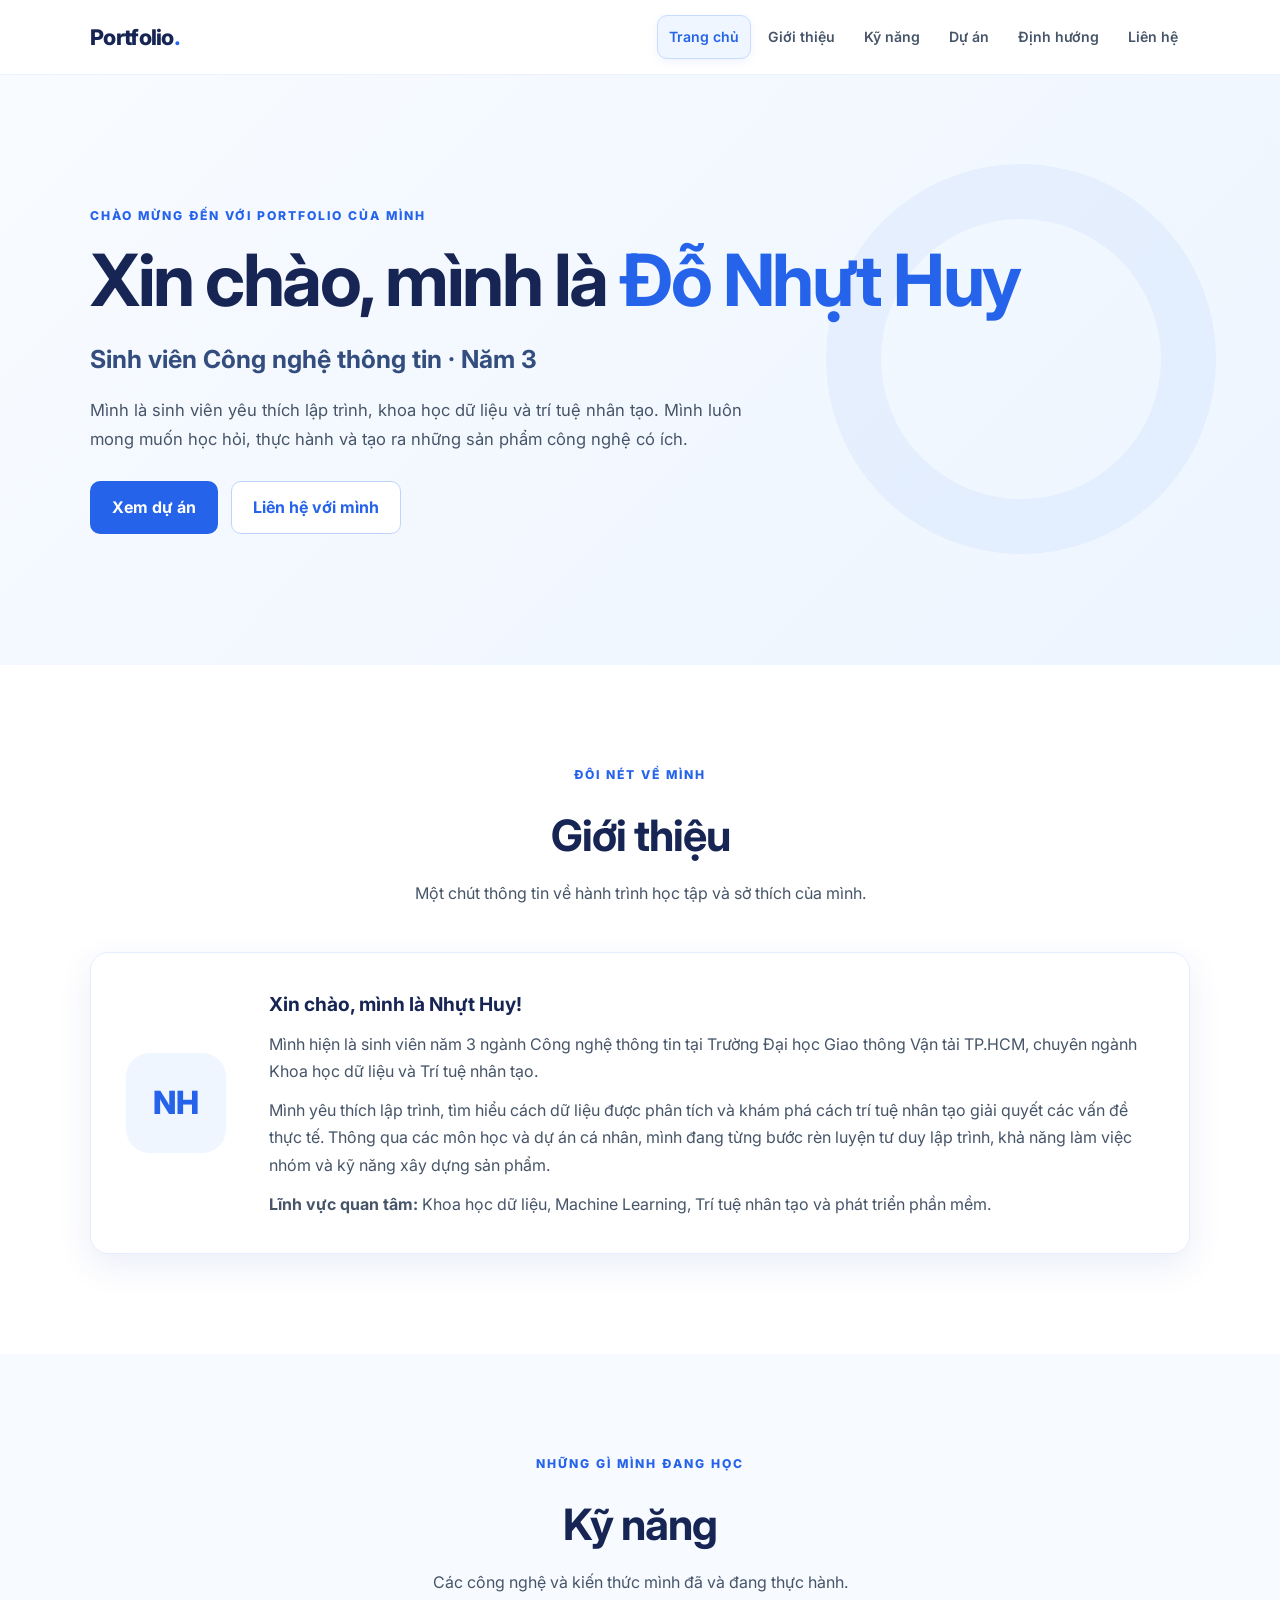
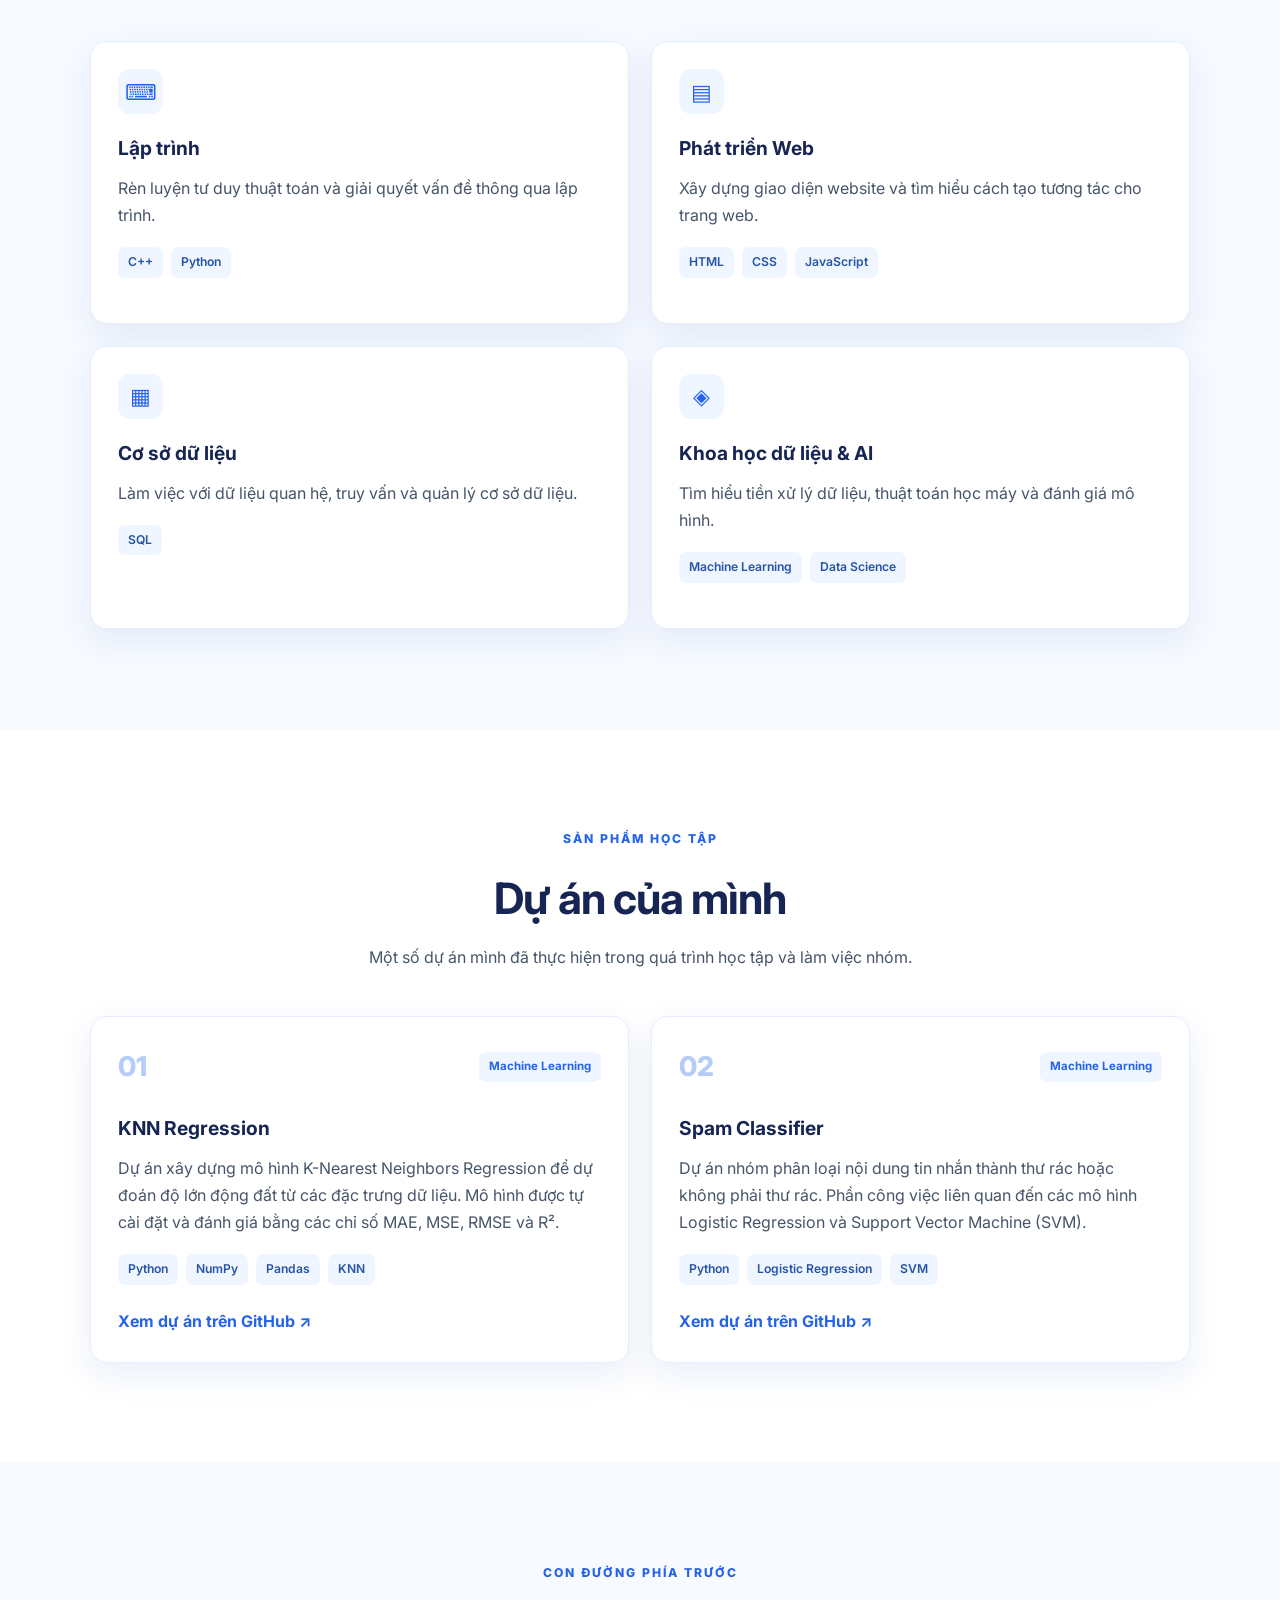
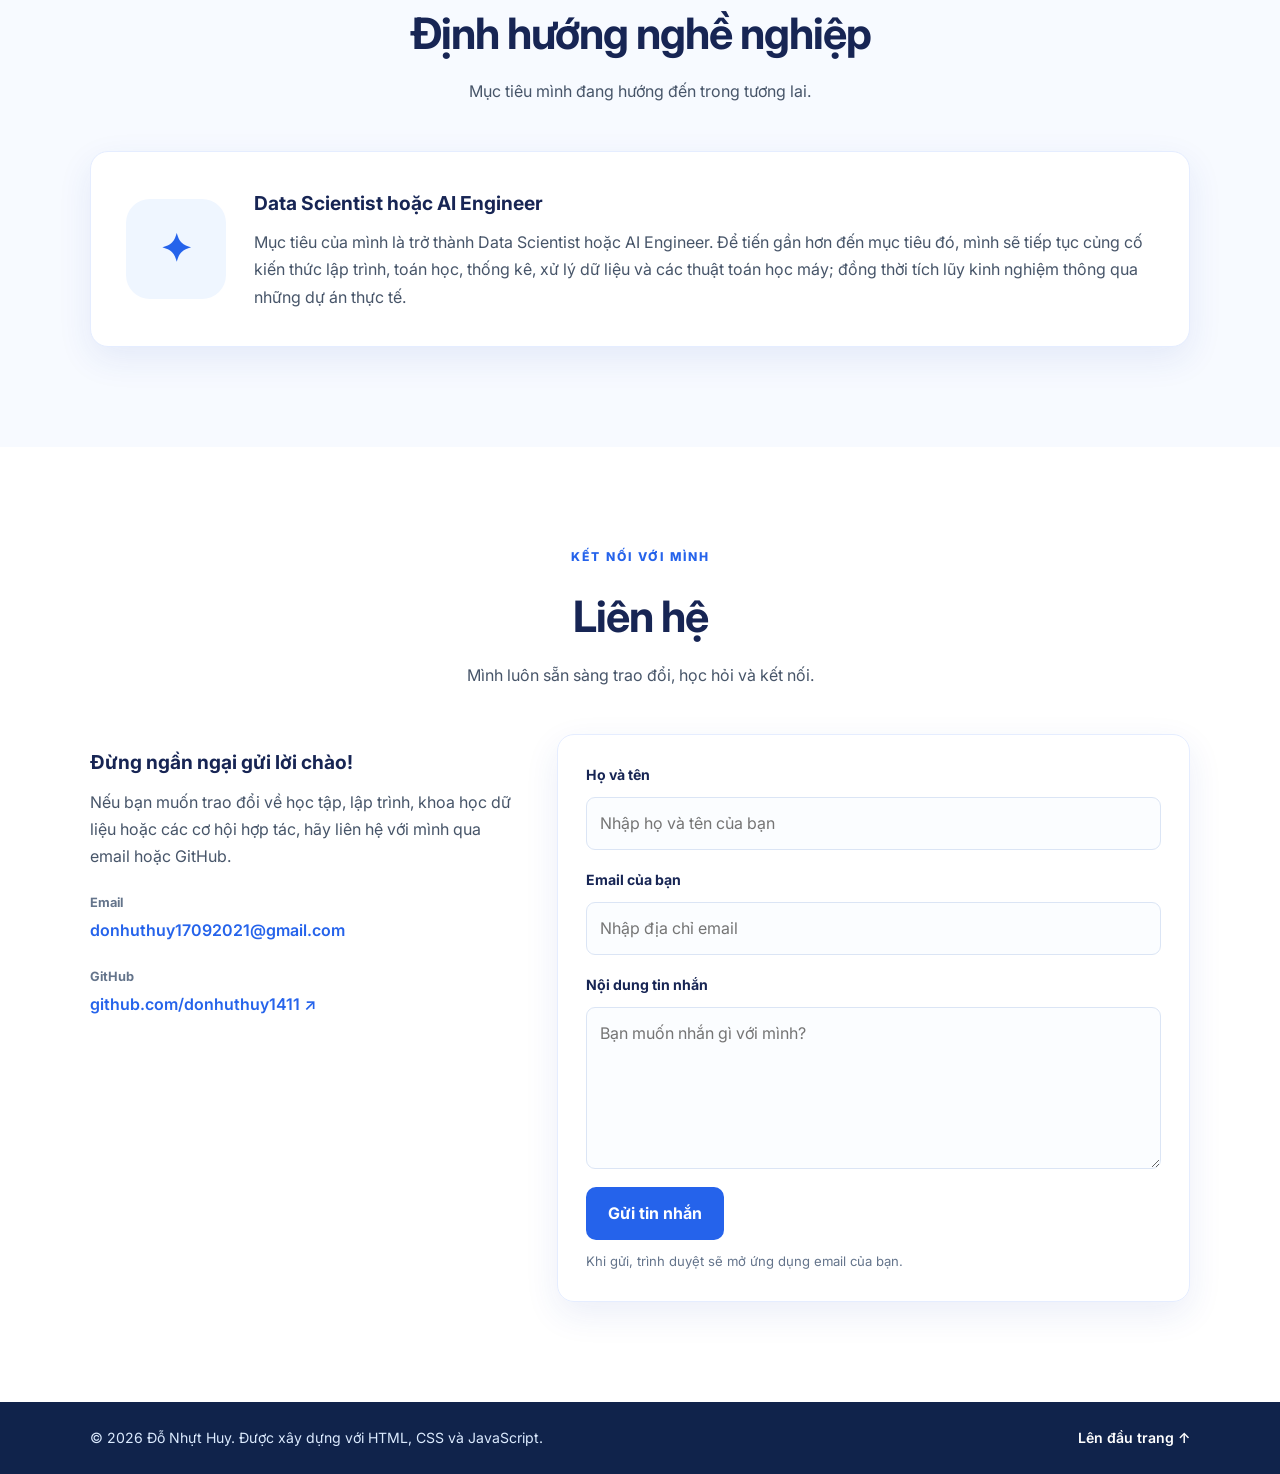
<file: index.html>
<!doctype html>
<html lang="vi">
  <head>
    <meta charset="UTF-8" />
    <meta name="viewport" content="width=device-width, initial-scale=1.0" />
    <meta
      name="description"
      content="Portfolio cá nhân của Đỗ Nhựt Huy - Sinh viên Công nghệ thông tin"
    />
    <title>Đỗ Nhựt Huy | Portfolio</title>
    <link rel="stylesheet" href="style.css" />
    <script src="script.js" defer></script>
  </head>
  <body>
    <header class="site-header">
      <nav class="navbar container" aria-label="Điều hướng chính">
        <a class="logo" href="#home">Portfolio<span>.</span></a>
        <button
          class="menu-toggle"
          id="menuToggle"
          aria-label="Mở menu"
          aria-expanded="false"
        >
          ☰
        </button>
        <div class="nav-links" id="navLinks">
          <a href="#home" class="active">Trang chủ</a>
          <a href="#about">Giới thiệu</a>
          <a href="#skills">Kỹ năng</a>
          <a href="#projects">Dự án</a>
          <a href="#goal">Định hướng</a>
          <a href="#contact">Liên hệ</a>
        </div>
      </nav>
    </header>

    <main>
      <section class="hero section" id="home">
        <div class="container hero-content">
          <p class="eyebrow">CHÀO MỪNG ĐẾN VỚI PORTFOLIO CỦA MÌNH</p>
          <h1>Xin chào, mình là <span>Đỗ Nhựt Huy</span></h1>
          <h2>Sinh viên Công nghệ thông tin · Năm 3</h2>
          <p class="hero-description">
            Mình là sinh viên yêu thích lập trình, khoa học dữ liệu và trí tuệ
            nhân tạo. Mình luôn mong muốn học hỏi, thực hành và tạo ra những sản
            phẩm công nghệ có ích.
          </p>
          <div class="hero-actions">
            <a class="btn btn-primary" href="#projects">Xem dự án</a>
            <a class="btn btn-outline" href="#contact">Liên hệ với mình</a>
          </div>
        </div>
        <div class="hero-decoration"></div>
      </section>

      <section class="section" id="about">
        <div class="container">
          <div class="section-heading reveal">
            <p class="eyebrow">ĐÔI NÉT VỀ MÌNH</p>
            <h2>Giới thiệu</h2>
            <p>
              Một chút thông tin về hành trình học tập và sở thích của mình.
            </p>
          </div>
          <div class="about-card reveal">
            <div class="about-mark">NH</div>
            <div>
              <h3>Xin chào, mình là Nhựt Huy!</h3>
              <p>
                Mình hiện là sinh viên năm 3 ngành Công nghệ thông tin tại
                Trường Đại học Giao thông Vận tải TP.HCM, chuyên ngành Khoa học
                dữ liệu và Trí tuệ nhân tạo.
              </p>
              <p>
                Mình yêu thích lập trình, tìm hiểu cách dữ liệu được phân tích
                và khám phá cách trí tuệ nhân tạo giải quyết các vấn đề thực tế.
                Thông qua các môn học và dự án cá nhân, mình đang từng bước rèn
                luyện tư duy lập trình, khả năng làm việc nhóm và kỹ năng xây
                dựng sản phẩm.
              </p>
              <p>
                <strong>Lĩnh vực quan tâm:</strong> Khoa học dữ liệu, Machine
                Learning, Trí tuệ nhân tạo và phát triển phần mềm.
              </p>
            </div>
          </div>
        </div>
      </section>

      <section class="section section-soft" id="skills">
        <div class="container">
          <div class="section-heading reveal">
            <p class="eyebrow">NHỮNG GÌ MÌNH ĐANG HỌC</p>
            <h2>Kỹ năng</h2>
            <p>Các công nghệ và kiến thức mình đã và đang thực hành.</p>
          </div>
          <div class="skill-grid">
            <article class="info-card reveal">
              <div class="card-icon">⌨</div>
              <h3>Lập trình</h3>
              <p>
                Rèn luyện tư duy thuật toán và giải quyết vấn đề thông qua lập
                trình.
              </p>
              <div class="tags"><span>C++</span><span>Python</span></div>
            </article>
            <article class="info-card reveal">
              <div class="card-icon">▤</div>
              <h3>Phát triển Web</h3>
              <p>
                Xây dựng giao diện website và tìm hiểu cách tạo tương tác cho
                trang web.
              </p>
              <div class="tags">
                <span>HTML</span><span>CSS</span><span>JavaScript</span>
              </div>
            </article>
            <article class="info-card reveal">
              <div class="card-icon">▦</div>
              <h3>Cơ sở dữ liệu</h3>
              <p>
                Làm việc với dữ liệu quan hệ, truy vấn và quản lý cơ sở dữ liệu.
              </p>
              <div class="tags"><span>SQL</span></div>
            </article>
            <article class="info-card reveal">
              <div class="card-icon">◈</div>
              <h3>Khoa học dữ liệu & AI</h3>
              <p>
                Tìm hiểu tiền xử lý dữ liệu, thuật toán học máy và đánh giá mô
                hình.
              </p>
              <div class="tags">
                <span>Machine Learning</span><span>Data Science</span>
              </div>
            </article>
          </div>
        </div>
      </section>

      <section class="section" id="projects">
        <div class="container">
          <div class="section-heading reveal">
            <p class="eyebrow">SẢN PHẨM HỌC TẬP</p>
            <h2>Dự án của mình</h2>
            <p>
              Một số dự án mình đã thực hiện trong quá trình học tập và làm việc
              nhóm.
            </p>
          </div>
          <div class="project-grid">
            <article class="project-card reveal">
              <div class="project-top">
                <span class="project-number">01</span
                ><span class="project-type">Machine Learning</span>
              </div>
              <h3>KNN Regression</h3>
              <p>
                Dự án xây dựng mô hình K-Nearest Neighbors Regression để dự đoán
                độ lớn động đất từ các đặc trưng dữ liệu. Mô hình được tự cài
                đặt và đánh giá bằng các chỉ số MAE, MSE, RMSE và R².
              </p>
              <div class="tags">
                <span>Python</span><span>NumPy</span><span>Pandas</span
                ><span>KNN</span>
              </div>
              <a
                class="text-link"
                href="https://github.com/donhuthuy1411/KNN-Regression"
                target="_blank"
                rel="noopener"
                >Xem dự án trên GitHub ↗</a
              >
            </article>
            <article class="project-card reveal">
              <div class="project-top">
                <span class="project-number">02</span
                ><span class="project-type">Machine Learning</span>
              </div>
              <h3>Spam Classifier</h3>
              <p>
                Dự án nhóm phân loại nội dung tin nhắn thành thư rác hoặc không
                phải thư rác. Phần công việc liên quan đến các mô hình Logistic
                Regression và Support Vector Machine (SVM).
              </p>
              <div class="tags">
                <span>Python</span><span>Logistic Regression</span
                ><span>SVM</span>
              </div>
              <a
                class="text-link"
                href="https://github.com/khaiq1306-lab/spam-classifier"
                target="_blank"
                rel="noopener"
                >Xem dự án trên GitHub ↗</a
              >
            </article>
          </div>
        </div>
      </section>

      <section class="section section-soft" id="goal">
        <div class="container">
          <div class="section-heading reveal">
            <p class="eyebrow">CON ĐƯỜNG PHÍA TRƯỚC</p>
            <h2>Định hướng nghề nghiệp</h2>
            <p>Mục tiêu mình đang hướng đến trong tương lai.</p>
          </div>
          <div class="goal-card reveal">
            <div class="goal-icon">✦</div>
            <div>
              <h3>Data Scientist hoặc AI Engineer</h3>
              <p>
                Mục tiêu của mình là trở thành Data Scientist hoặc AI Engineer.
                Để tiến gần hơn đến mục tiêu đó, mình sẽ tiếp tục củng cố kiến
                thức lập trình, toán học, thống kê, xử lý dữ liệu và các thuật
                toán học máy; đồng thời tích lũy kinh nghiệm thông qua những dự
                án thực tế.
              </p>
            </div>
          </div>
        </div>
      </section>

      <section class="section" id="contact">
        <div class="container">
          <div class="section-heading reveal">
            <p class="eyebrow">KẾT NỐI VỚI MÌNH</p>
            <h2>Liên hệ</h2>
            <p>Mình luôn sẵn sàng trao đổi, học hỏi và kết nối.</p>
          </div>
          <div class="contact-layout">
            <div class="contact-intro reveal">
              <h3>Đừng ngần ngại gửi lời chào!</h3>
              <p>
                Nếu bạn muốn trao đổi về học tập, lập trình, khoa học dữ liệu
                hoặc các cơ hội hợp tác, hãy liên hệ với mình qua email hoặc
                GitHub.
              </p>
              <div class="contact-item">
                <span>Email</span
                ><a href="mailto:donhuthuy17092021@gmail.com"
                  >donhuthuy17092021@gmail.com</a
                >
              </div>
              <div class="contact-item">
                <span>GitHub</span
                ><a
                  href="https://github.com/donhuthuy1411"
                  target="_blank"
                  rel="noopener"
                  >github.com/donhuthuy1411 ↗</a
                >
              </div>
            </div>
            <form class="contact-form reveal" id="contactForm">
              <label for="name">Họ và tên</label>
              <input
                id="name"
                name="name"
                type="text"
                placeholder="Nhập họ và tên của bạn"
                required
              />
              <label for="email">Email của bạn</label>
              <input
                id="email"
                name="email"
                type="email"
                placeholder="Nhập địa chỉ email"
                required
              />
              <label for="message">Nội dung tin nhắn</label>
              <textarea
                id="message"
                name="message"
                rows="5"
                placeholder="Bạn muốn nhắn gì với mình?"
                required
              ></textarea>
              <button class="btn btn-primary" type="submit">
                Gửi tin nhắn
              </button>
              <p class="form-note" id="formNote" aria-live="polite">
                Khi gửi, trình duyệt sẽ mở ứng dụng email của bạn.
              </p>
            </form>
          </div>
        </div>
      </section>
    </main>

    <footer class="footer">
      <div class="container footer-content">
        <p>
          © <span id="year"></span> Đỗ Nhựt Huy. Được xây dựng với HTML, CSS và
          JavaScript.
        </p>
        <a href="#home">Lên đầu trang ↑</a>
      </div>
    </footer>
    <button id="backToTop" class="back-to-top" aria-label="Lên đầu trang">
      ↑
    </button>
  </body>
</html>
</file>
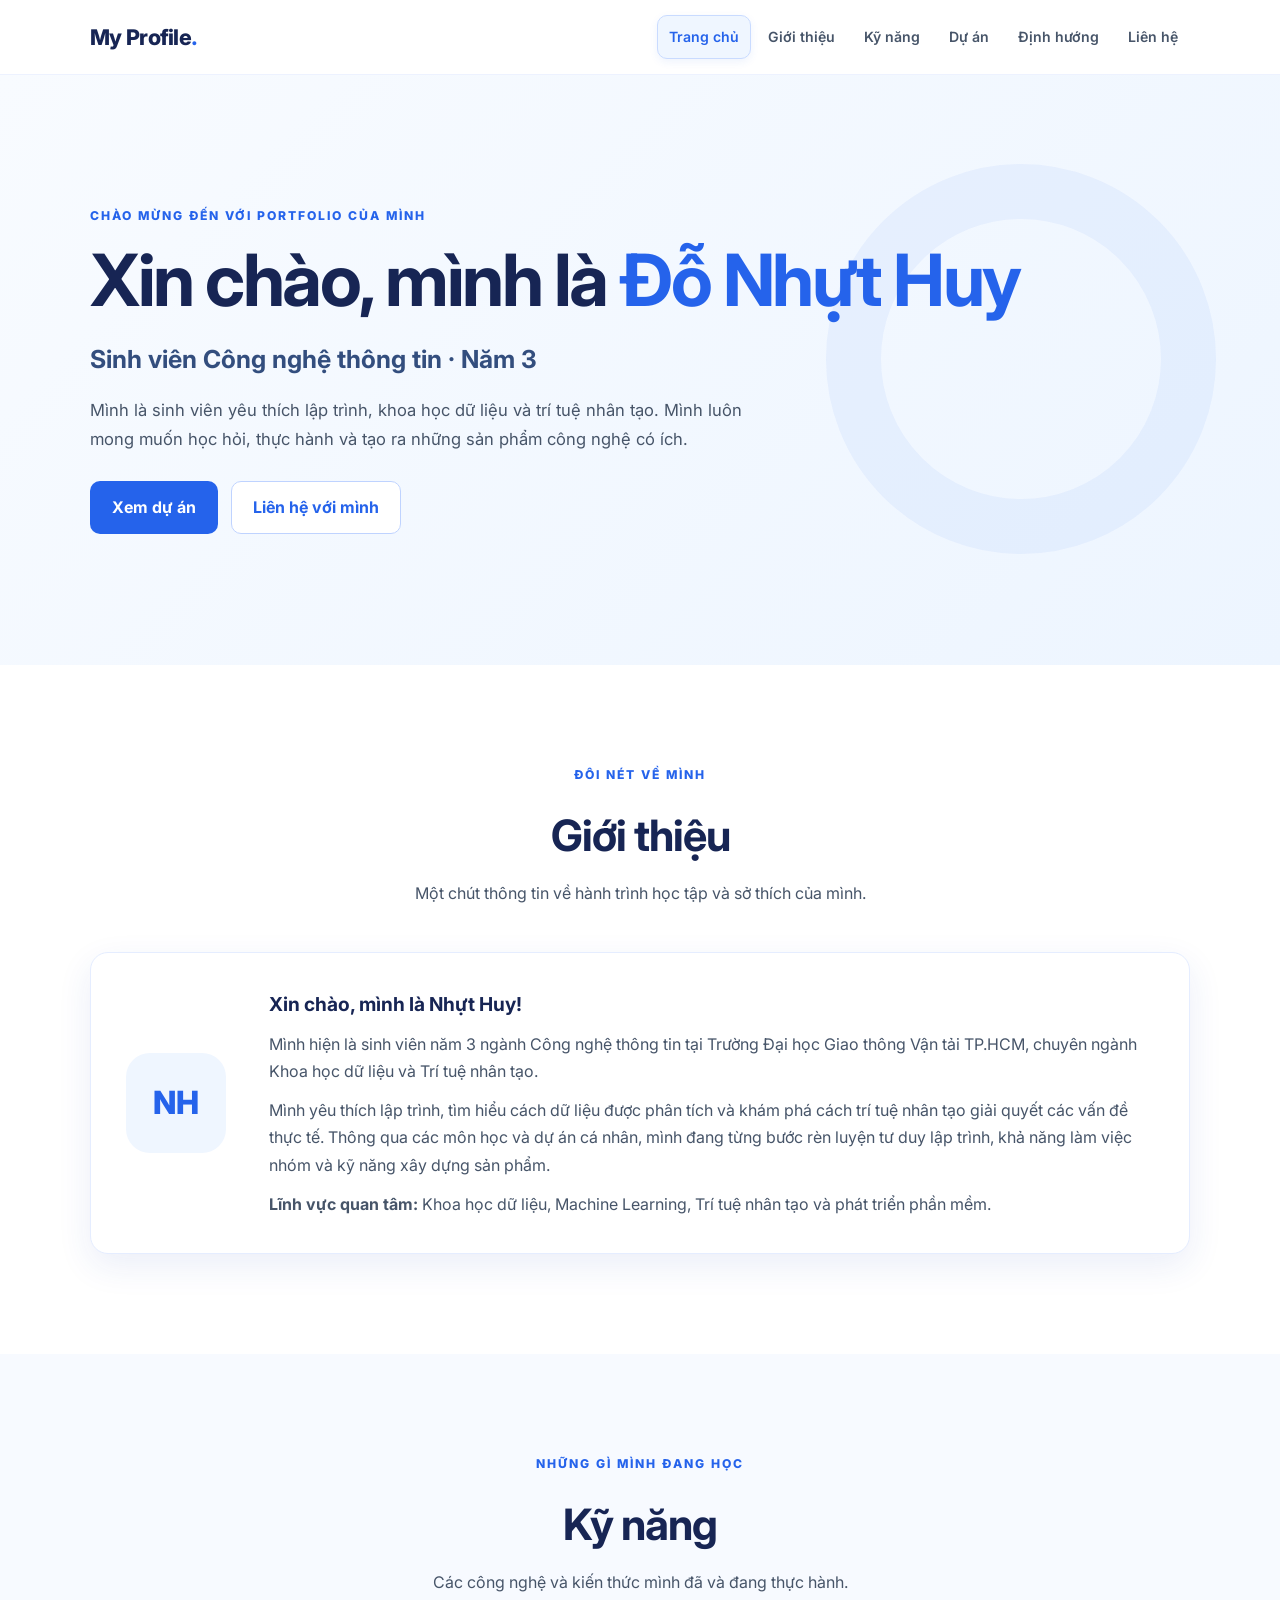
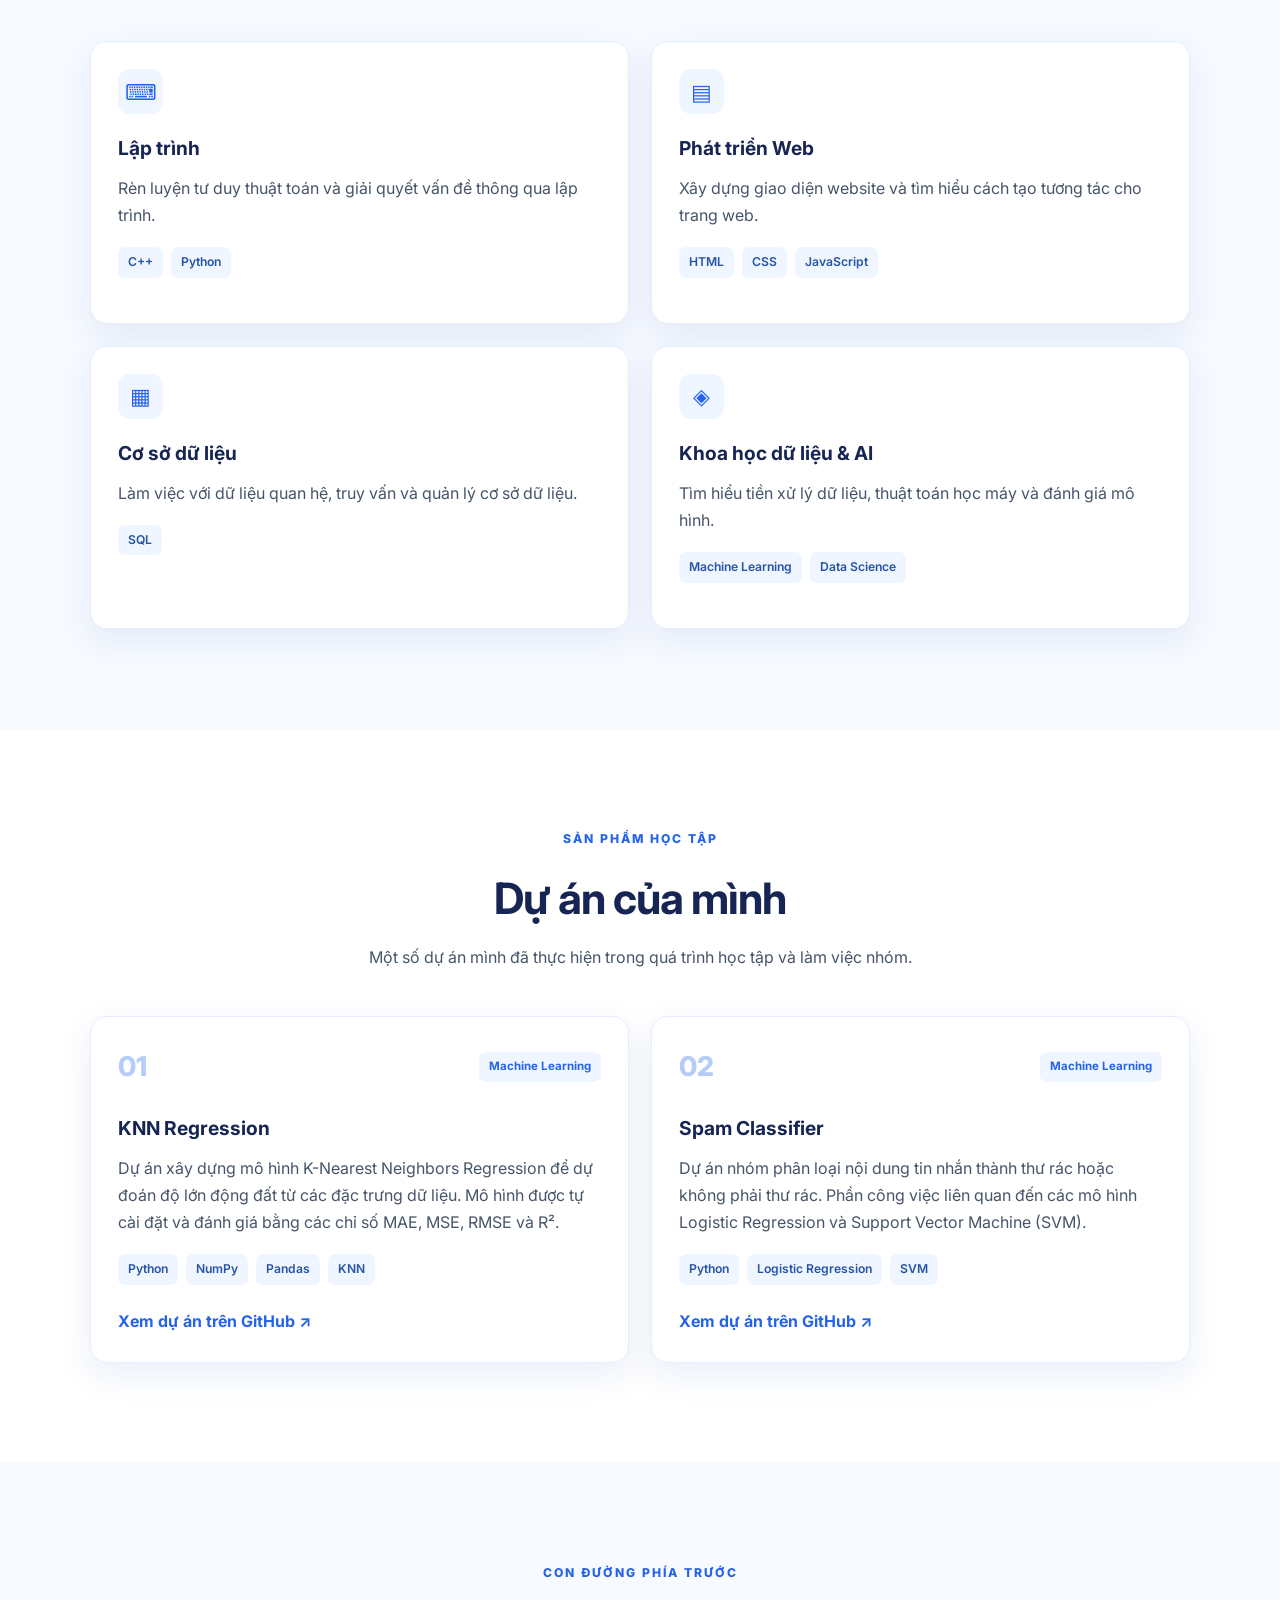
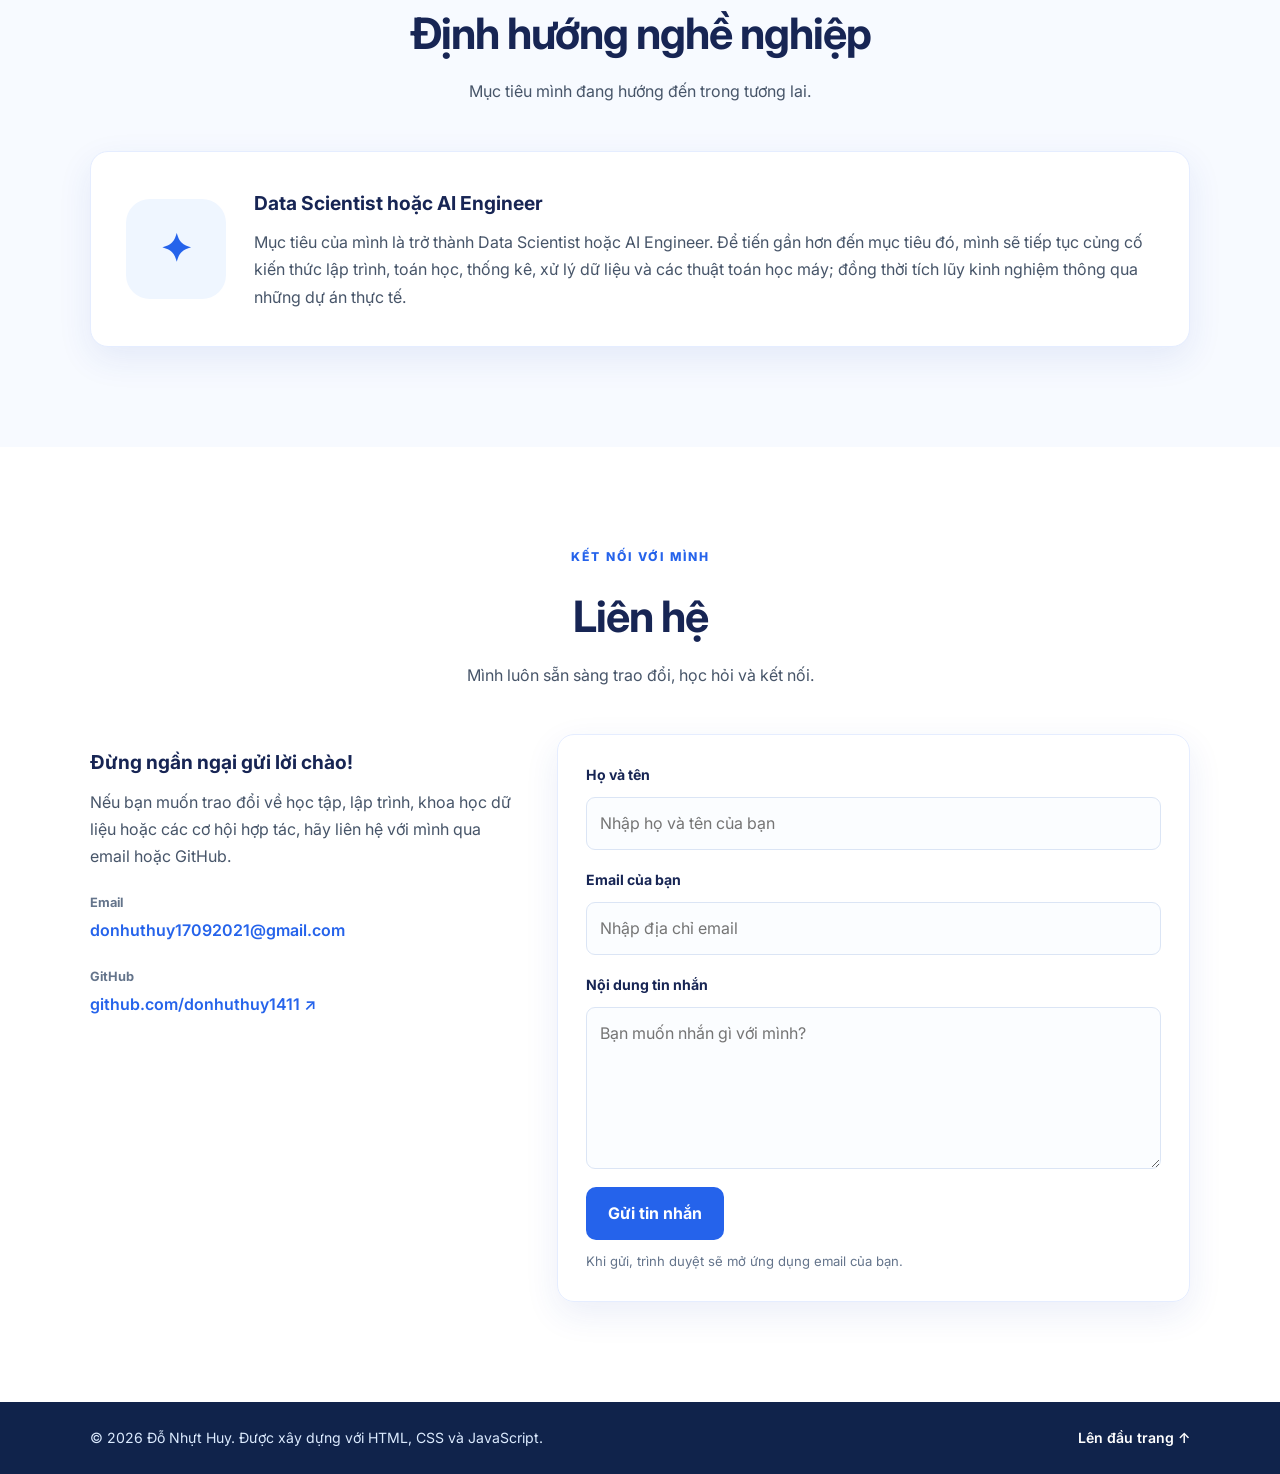
<file: donhuthuy.html>
<!doctype html>
<html lang="vi">
  <head>
    <meta charset="UTF-8" />
    <meta name="viewport" content="width=device-width, initial-scale=1.0" />
    <meta
      name="description"
      content="Portfolio cá nhân của Đỗ Nhựt Huy - Sinh viên Công nghệ thông tin"
    />
    <title>Đỗ Nhựt Huy | Portfolio</title>
    <link rel="stylesheet" href="donhuthuy.css" />
    <script src="donhuthuy.js" defer></script>
  </head>
  <body>
    <header class="site-header">
      <nav class="navbar container" aria-label="Điều hướng chính">
        <a class="logo" href="#home">My Profile<span>.</span></a>
        <button
          class="menu-toggle"
          id="menuToggle"
          aria-label="Mở menu"
          aria-expanded="false"
        >
          ☰
        </button>
        <div class="nav-links" id="navLinks">
          <a href="#home" class="active">Trang chủ</a>
          <a href="#about">Giới thiệu</a>
          <a href="#skills">Kỹ năng</a>
          <a href="#projects">Dự án</a>
          <a href="#goal">Định hướng</a>
          <a href="#contact">Liên hệ</a>
        </div>
      </nav>
    </header>

    <main>
      <section class="hero section" id="home">
        <div class="container hero-content">
          <p class="eyebrow">CHÀO MỪNG ĐẾN VỚI PORTFOLIO CỦA MÌNH</p>
          <h1>Xin chào, mình là <span>Đỗ Nhựt Huy</span></h1>
          <h2>Sinh viên Công nghệ thông tin · Năm 3</h2>
          <p class="hero-description">
            Mình là sinh viên yêu thích lập trình, khoa học dữ liệu và trí tuệ
            nhân tạo. Mình luôn mong muốn học hỏi, thực hành và tạo ra những sản
            phẩm công nghệ có ích.
          </p>
          <div class="hero-actions">
            <a class="btn btn-primary" href="#projects">Xem dự án</a>
            <a class="btn btn-outline" href="#contact">Liên hệ với mình</a>
          </div>
        </div>
        <div class="hero-decoration"></div>
      </section>

      <section class="section" id="about">
        <div class="container">
          <div class="section-heading reveal">
            <p class="eyebrow">ĐÔI NÉT VỀ MÌNH</p>
            <h2>Giới thiệu</h2>
            <p>
              Một chút thông tin về hành trình học tập và sở thích của mình.
            </p>
          </div>
          <div class="about-card reveal">
            <div class="about-mark">NH</div>
            <div>
              <h3>Xin chào, mình là Nhựt Huy!</h3>
              <p>
                Mình hiện là sinh viên năm 3 ngành Công nghệ thông tin tại
                Trường Đại học Giao thông Vận tải TP.HCM, chuyên ngành Khoa học
                dữ liệu và Trí tuệ nhân tạo.
              </p>
              <p>
                Mình yêu thích lập trình, tìm hiểu cách dữ liệu được phân tích
                và khám phá cách trí tuệ nhân tạo giải quyết các vấn đề thực tế.
                Thông qua các môn học và dự án cá nhân, mình đang từng bước rèn
                luyện tư duy lập trình, khả năng làm việc nhóm và kỹ năng xây
                dựng sản phẩm.
              </p>
              <p>
                <strong>Lĩnh vực quan tâm:</strong> Khoa học dữ liệu, Machine
                Learning, Trí tuệ nhân tạo và phát triển phần mềm.
              </p>
            </div>
          </div>
        </div>
      </section>

      <section class="section section-soft" id="skills">
        <div class="container">
          <div class="section-heading reveal">
            <p class="eyebrow">NHỮNG GÌ MÌNH ĐANG HỌC</p>
            <h2>Kỹ năng</h2>
            <p>Các công nghệ và kiến thức mình đã và đang thực hành.</p>
          </div>
          <div class="skill-grid">
            <article class="info-card reveal">
              <div class="card-icon">⌨</div>
              <h3>Lập trình</h3>
              <p>
                Rèn luyện tư duy thuật toán và giải quyết vấn đề thông qua lập
                trình.
              </p>
              <div class="tags"><span>C++</span><span>Python</span></div>
            </article>
            <article class="info-card reveal">
              <div class="card-icon">▤</div>
              <h3>Phát triển Web</h3>
              <p>
                Xây dựng giao diện website và tìm hiểu cách tạo tương tác cho
                trang web.
              </p>
              <div class="tags">
                <span>HTML</span><span>CSS</span><span>JavaScript</span>
              </div>
            </article>
            <article class="info-card reveal">
              <div class="card-icon">▦</div>
              <h3>Cơ sở dữ liệu</h3>
              <p>
                Làm việc với dữ liệu quan hệ, truy vấn và quản lý cơ sở dữ liệu.
              </p>
              <div class="tags"><span>SQL</span></div>
            </article>
            <article class="info-card reveal">
              <div class="card-icon">◈</div>
              <h3>Khoa học dữ liệu & AI</h3>
              <p>
                Tìm hiểu tiền xử lý dữ liệu, thuật toán học máy và đánh giá mô
                hình.
              </p>
              <div class="tags">
                <span>Machine Learning</span><span>Data Science</span>
              </div>
            </article>
          </div>
        </div>
      </section>

      <section class="section" id="projects">
        <div class="container">
          <div class="section-heading reveal">
            <p class="eyebrow">SẢN PHẨM HỌC TẬP</p>
            <h2>Dự án của mình</h2>
            <p>
              Một số dự án mình đã thực hiện trong quá trình học tập và làm việc
              nhóm.
            </p>
          </div>
          <div class="project-grid">
            <article class="project-card reveal">
              <div class="project-top">
                <span class="project-number">01</span
                ><span class="project-type">Machine Learning</span>
              </div>
              <h3>KNN Regression</h3>
              <p>
                Dự án xây dựng mô hình K-Nearest Neighbors Regression để dự đoán
                độ lớn động đất từ các đặc trưng dữ liệu. Mô hình được tự cài
                đặt và đánh giá bằng các chỉ số MAE, MSE, RMSE và R².
              </p>
              <div class="tags">
                <span>Python</span><span>NumPy</span><span>Pandas</span
                ><span>KNN</span>
              </div>
              <a
                class="text-link"
                href="https://github.com/donhuthuy1411/KNN-Regression"
                target="_blank"
                rel="noopener"
                >Xem dự án trên GitHub ↗</a
              >
            </article>
            <article class="project-card reveal">
              <div class="project-top">
                <span class="project-number">02</span
                ><span class="project-type">Machine Learning</span>
              </div>
              <h3>Spam Classifier</h3>
              <p>
                Dự án nhóm phân loại nội dung tin nhắn thành thư rác hoặc không
                phải thư rác. Phần công việc liên quan đến các mô hình Logistic
                Regression và Support Vector Machine (SVM).
              </p>
              <div class="tags">
                <span>Python</span><span>Logistic Regression</span
                ><span>SVM</span>
              </div>
              <a
                class="text-link"
                href="https://github.com/khaiq1306-lab/spam-classifier"
                target="_blank"
                rel="noopener"
                >Xem dự án trên GitHub ↗</a
              >
            </article>
          </div>
        </div>
      </section>

      <section class="section section-soft" id="goal">
        <div class="container">
          <div class="section-heading reveal">
            <p class="eyebrow">CON ĐƯỜNG PHÍA TRƯỚC</p>
            <h2>Định hướng nghề nghiệp</h2>
            <p>Mục tiêu mình đang hướng đến trong tương lai.</p>
          </div>
          <div class="goal-card reveal">
            <div class="goal-icon">✦</div>
            <div>
              <h3>Data Scientist hoặc AI Engineer</h3>
              <p>
                Mục tiêu của mình là trở thành Data Scientist hoặc AI Engineer.
                Để tiến gần hơn đến mục tiêu đó, mình sẽ tiếp tục củng cố kiến
                thức lập trình, toán học, thống kê, xử lý dữ liệu và các thuật
                toán học máy; đồng thời tích lũy kinh nghiệm thông qua những dự
                án thực tế.
              </p>
            </div>
          </div>
        </div>
      </section>

      <section class="section" id="contact">
        <div class="container">
          <div class="section-heading reveal">
            <p class="eyebrow">KẾT NỐI VỚI MÌNH</p>
            <h2>Liên hệ</h2>
            <p>Mình luôn sẵn sàng trao đổi, học hỏi và kết nối.</p>
          </div>
          <div class="contact-layout">
            <div class="contact-intro reveal">
              <h3>Đừng ngần ngại gửi lời chào!</h3>
              <p>
                Nếu bạn muốn trao đổi về học tập, lập trình, khoa học dữ liệu
                hoặc các cơ hội hợp tác, hãy liên hệ với mình qua email hoặc
                GitHub.
              </p>
              <div class="contact-item">
                <span>Email</span
                ><a href="mailto:donhuthuy17092021@gmail.com"
                  >donhuthuy17092021@gmail.com</a
                >
              </div>
              <div class="contact-item">
                <span>GitHub</span
                ><a
                  href="https://github.com/donhuthuy1411"
                  target="_blank"
                  rel="noopener"
                  >github.com/donhuthuy1411 ↗</a
                >
              </div>
            </div>
            <form class="contact-form reveal" id="contactForm">
              <label for="name">Họ và tên</label>
              <input
                id="name"
                name="name"
                type="text"
                placeholder="Nhập họ và tên của bạn"
                required
              />
              <label for="email">Email của bạn</label>
              <input
                id="email"
                name="email"
                type="email"
                placeholder="Nhập địa chỉ email"
                required
              />
              <label for="message">Nội dung tin nhắn</label>
              <textarea
                id="message"
                name="message"
                rows="5"
                placeholder="Bạn muốn nhắn gì với mình?"
                required
              ></textarea>
              <button class="btn btn-primary" type="submit">
                Gửi tin nhắn
              </button>
              <p class="form-note" id="formNote" aria-live="polite">
                Khi gửi, trình duyệt sẽ mở ứng dụng email của bạn.
              </p>
            </form>
          </div>
        </div>
      </section>
    </main>

    <footer class="footer">
      <div class="container footer-content">
        <p>
          © <span id="year"></span> Đỗ Nhựt Huy. Được xây dựng với HTML, CSS và
          JavaScript.
        </p>
        <a href="#home">Lên đầu trang ↑</a>
      </div>
    </footer>
    <button id="backToTop" class="back-to-top" aria-label="Lên đầu trang">
      ↑
    </button>
  </body>
</html>
</file>
<file: style.css>
@import url("https://fonts.googleapis.com/css2?family=Inter:wght@400;500;600;700;800&display=swap");

:root {
  --primary: #2563eb;
  --primary-dark: #1d4ed8;
  --ink: #172554;
  --text: #475569;
  --muted: #64748b;
  --light-blue: #eff6ff;
  --shadow: 0 12px 35px rgba(30, 64, 175, 0.09);
}
* {
  box-sizing: border-box;
  margin: 0;
  padding: 0;
}
html {
  scroll-behavior: smooth;
  scroll-padding-top: 90px;
}
body {
  font-family: Inter, Arial, sans-serif;
  color: var(--text);
  line-height: 1.7;
  background: #fff;
}
a {
  color: inherit;
  text-decoration: none;
}
button,
input,
textarea {
  font: inherit;
}
.container {
  width: min(1100px, calc(100% - 40px));
  margin: 0 auto;
}
.site-header {
  position: sticky;
  top: 0;
  z-index: 100;
  background: rgba(255, 255, 255, 0.94);
  backdrop-filter: blur(12px);
  border-bottom: 1px solid #edf2ff;
}
.navbar {
  min-height: 74px;
  display: flex;
  align-items: center;
  justify-content: space-between;
  gap: 24px;
}
.logo {
  color: var(--ink);
  font-size: 1.35rem;
  font-weight: 800;
  letter-spacing: -0.7px;
}
.logo span,
.hero h1 span {
  color: var(--primary);
}
.nav-links {
  display: flex;
  align-items: center;
  gap: 5px;
}
.nav-links a {
  color: #475569;
  font-size: 0.88rem;
  font-weight: 600;
  padding: 9px 11px;
  border: 1px solid transparent;
  border-radius: 10px;
  transition: 0.25s ease;
}
.nav-links a:hover {
  color: var(--primary);
  background: #f8fbff;
}
.nav-links a.active {
  color: var(--primary);
  background: var(--light-blue);
  border-color: #c9dbff;
  box-shadow: 0 3px 8px rgba(37, 99, 235, 0.08);
}
.menu-toggle {
  display: none;
  border: 0;
  background: var(--light-blue);
  color: var(--primary);
  border-radius: 9px;
  padding: 8px 12px;
  font-size: 1.3rem;
  cursor: pointer;
}
.section {
  padding: 100px 0;
}
.section-soft {
  background: #f7faff;
}
.hero {
  min-height: 590px;
  display: flex;
  align-items: center;
  position: relative;
  overflow: hidden;
  background: linear-gradient(135deg, #f8fbff 0%, #edf5ff 100%);
}
.hero-content {
  position: relative;
  z-index: 1;
}
.eyebrow {
  color: var(--primary);
  font-size: 0.76rem;
  font-weight: 800;
  letter-spacing: 2px;
  margin-bottom: 13px;
}
.hero h1 {
  color: var(--ink);
  font-size: clamp(2.5rem, 6.5vw, 4.5rem);
  line-height: 1.15;
  letter-spacing: -2.5px;
}
.hero h2 {
  color: #334e7e;
  font-size: clamp(1.15rem, 3vw, 1.55rem);
  margin: 16px 0;
}
.hero-description {
  max-width: 690px;
  font-size: 1.04rem;
}
.hero-actions {
  display: flex;
  flex-wrap: wrap;
  gap: 13px;
  margin-top: 28px;
}
.hero-decoration {
  position: absolute;
  width: 390px;
  height: 390px;
  right: 5%;
  top: 15%;
  border: 55px solid rgba(37, 99, 235, 0.06);
  border-radius: 50%;
}
.btn {
  display: inline-flex;
  justify-content: center;
  align-items: center;
  padding: 12px 21px;
  border-radius: 10px;
  font-weight: 700;
  border: 1px solid transparent;
  cursor: pointer;
  transition:
    transform 0.2s,
    box-shadow 0.2s,
    background 0.2s;
}
.btn:hover {
  transform: translateY(-3px);
  box-shadow: 0 9px 20px rgba(37, 99, 235, 0.17);
}
.btn:active {
  transform: scale(0.96);
}
.btn-primary {
  color: white;
  background: var(--primary);
}
.btn-primary:hover {
  background: var(--primary-dark);
}
.btn-outline {
  color: var(--primary);
  border-color: #bfd3ff;
  background: white;
}
.section-heading {
  text-align: center;
  max-width: 680px;
  margin: 0 auto 45px;
}
.section-heading h2 {
  color: var(--ink);
  font-size: clamp(2rem, 4vw, 2.7rem);
  letter-spacing: -1px;
  margin-bottom: 8px;
}
.about-card,
.goal-card {
  display: grid;
  grid-template-columns: 115px 1fr;
  gap: 28px;
  align-items: center;
  padding: 35px;
  border: 1px solid #e5edff;
  border-radius: 18px;
  background: white;
  box-shadow: var(--shadow);
}
.about-mark,
.goal-icon {
  width: 100px;
  height: 100px;
  display: grid;
  place-items: center;
  border-radius: 24px;
  color: var(--primary);
  background: var(--light-blue);
  font-size: 2rem;
  font-weight: 800;
}
h3 {
  color: var(--ink);
  font-size: 1.2rem;
  margin-bottom: 10px;
}
.about-card p + p {
  margin-top: 12px;
}
.skill-grid,
.project-grid {
  display: grid;
  grid-template-columns: repeat(2, minmax(0, 1fr));
  gap: 22px;
}
.info-card,
.project-card {
  background: white;
  border: 1px solid #e5edff;
  border-radius: 17px;
  padding: 27px;
  box-shadow: var(--shadow);
  transition:
    transform 0.25s,
    box-shadow 0.25s;
  position: relative;
  overflow: hidden;
}
.info-card:hover,
.project-card:hover {
  transform: translateY(-6px);
  box-shadow: 0 18px 40px rgba(30, 64, 175, 0.13);
}
.card-icon {
  width: 45px;
  height: 45px;
  display: grid;
  place-items: center;
  border-radius: 12px;
  background: var(--light-blue);
  color: var(--primary);
  font-size: 1.4rem;
  margin-bottom: 18px;
}
.tags {
  display: flex;
  flex-wrap: wrap;
  gap: 8px;
  margin: 18px 0;
}
.tags span {
  padding: 5px 10px;
  color: #2854a5;
  background: #eff6ff;
  border-radius: 7px;
  font-size: 0.76rem;
  font-weight: 600;
}
.project-top {
  display: flex;
  align-items: center;
  justify-content: space-between;
  margin-bottom: 22px;
}
.project-number {
  color: #b5ccf8;
  font-size: 1.7rem;
  font-weight: 800;
}
.project-type {
  color: var(--primary);
  background: var(--light-blue);
  padding: 5px 10px;
  border-radius: 7px;
  font-size: 0.72rem;
  font-weight: 700;
}
.text-link {
  color: var(--primary);
  font-weight: 700;
  display: inline-block;
  margin-top: 5px;
}
.text-link:hover {
  color: var(--primary-dark);
}
.goal-card {
  grid-template-columns: 100px 1fr;
}
.goal-icon {
  font-size: 2.4rem;
}
.contact-layout {
  display: grid;
  grid-template-columns: 0.8fr 1.2fr;
  gap: 45px;
  align-items: start;
}
.contact-intro {
  padding-top: 12px;
}
.contact-item {
  display: grid;
  gap: 3px;
  margin-top: 22px;
}
.contact-item span {
  color: var(--muted);
  font-size: 0.8rem;
  font-weight: 700;
}
.contact-item a {
  color: var(--primary);
  font-weight: 600;
  overflow-wrap: anywhere;
}
.contact-form {
  display: grid;
  gap: 10px;
  padding: 28px;
  border: 1px solid #e5edff;
  border-radius: 17px;
  box-shadow: var(--shadow);
}
.contact-form label {
  color: var(--ink);
  font-size: 0.88rem;
  font-weight: 700;
}
.contact-form input,
.contact-form textarea {
  width: 100%;
  border: 1px solid #dbe5f5;
  border-radius: 9px;
  padding: 12px 13px;
  outline: none;
  color: var(--ink);
  background: #fbfdff;
  margin-bottom: 8px;
}
.contact-form input:focus,
.contact-form textarea:focus {
  border-color: var(--primary);
  box-shadow: 0 0 0 3px rgba(37, 99, 235, 0.1);
}
.contact-form textarea {
  resize: vertical;
}
.contact-form .btn {
  justify-self: start;
}
.form-note {
  color: var(--muted);
  font-size: 0.82rem;
}
.footer {
  padding: 24px 0;
  background: #10234b;
  color: #dbeafe;
  font-size: 0.88rem;
}
.footer-content {
  display: flex;
  justify-content: space-between;
  gap: 15px;
}
.footer a {
  color: white;
  font-weight: 600;
}
.back-to-top {
  position: fixed;
  right: 22px;
  bottom: 22px;
  width: 44px;
  height: 44px;
  border: 0;
  border-radius: 12px;
  color: white;
  background: var(--primary);
  font-size: 1.3rem;
  cursor: pointer;
  opacity: 0;
  visibility: hidden;
  transform: translateY(12px);
  transition: 0.25s;
  z-index: 90;
  box-shadow: 0 8px 20px rgba(37, 99, 235, 0.25);
}
.back-to-top.show {
  opacity: 1;
  visibility: visible;
  transform: translateY(0);
  animation: floatButton 2s ease-in-out 0.35s infinite;
}
.reveal {
  opacity: 0;
  transform: translateY(25px);
  transition:
    opacity 0.65s ease,
    transform 0.65s ease;
}
.reveal.visible {
  opacity: 1;
  transform: translateY(0);
}
.project-card:nth-child(2) {
  transition-delay: 0.08s;
}
.hero .eyebrow,
.hero h1,
.hero h2,
.hero-description,
.hero-actions {
  animation: titleAppear 0.7s ease both;
}
.hero h1 {
  animation-delay: 0.1s;
}
.hero h2 {
  animation-delay: 0.2s;
}
.hero-description {
  animation-delay: 0.3s;
}
.hero-actions {
  animation-delay: 0.4s;
}
@keyframes titleAppear {
  from {
    opacity: 0;
    transform: translateY(20px);
  }
  to {
    opacity: 1;
    transform: translateY(0);
  }
}
@keyframes floatButton {
  0%,
  100% {
    translate: 0 0;
  }
  50% {
    translate: 0 -4px;
  }
}
@media (max-width: 820px) {
  .navbar {
    min-height: 66px;
  }
  .menu-toggle {
    display: block;
  }
  .nav-links {
    display: none;
    position: absolute;
    top: 66px;
    left: 0;
    right: 0;
    padding: 14px 20px 20px;
    background: white;
    border-bottom: 1px solid #edf2ff;
    box-shadow: 0 12px 20px rgba(15, 23, 42, 0.07);
    flex-direction: column;
    align-items: stretch;
  }
  .nav-links.open {
    display: flex;
  }
  .nav-links a {
    text-align: center;
  }
  .section {
    padding: 75px 0;
  }
  .hero {
    min-height: 560px;
  }
  .hero-decoration {
    right: -180px;
    top: 35%;
  }
  .skill-grid,
  .project-grid,
  .contact-layout {
    grid-template-columns: 1fr;
  }
  .about-card,
  .goal-card {
    grid-template-columns: 1fr;
    padding: 25px;
  }
  .about-mark,
  .goal-icon {
    width: 82px;
    height: 82px;
  }
  .contact-layout {
    gap: 25px;
  }
}
@media (max-width: 450px) {
  .container {
    width: min(100% - 28px, 1100px);
  }
  .hero h1 {
    letter-spacing: -1.7px;
  }
  .hero-actions .btn {
    width: 100%;
  }
  .footer-content {
    flex-direction: column;
    text-align: center;
  }
  .contact-form {
    padding: 20px;
  }
}
@media (prefers-reduced-motion: reduce) {
  *,
  *::before,
  *::after {
    scroll-behavior: auto !important;
    animation: none !important;
    transition: none !important;
  }
  .reveal {
    opacity: 1;
    transform: none;
  }
}
</file>
<file: donhuthuy.css>
@import url("https://fonts.googleapis.com/css2?family=Inter:wght@400;500;600;700;800&display=swap");

:root {
  --primary: #2563eb;
  --primary-dark: #1d4ed8;
  --ink: #172554;
  --text: #475569;
  --muted: #64748b;
  --light-blue: #eff6ff;
  --shadow: 0 12px 35px rgba(30, 64, 175, 0.09);
}
* {
  box-sizing: border-box;
  margin: 0;
  padding: 0;
}
html {
  scroll-behavior: smooth;
  scroll-padding-top: 90px;
}
body {
  font-family: Inter, Arial, sans-serif;
  color: var(--text);
  line-height: 1.7;
  background: #fff;
}
a {
  color: inherit;
  text-decoration: none;
}
button,
input,
textarea {
  font: inherit;
}
.container {
  width: min(1100px, calc(100% - 40px));
  margin: 0 auto;
}
.site-header {
  position: sticky;
  top: 0;
  z-index: 100;
  background: rgba(255, 255, 255, 0.94);
  backdrop-filter: blur(12px);
  border-bottom: 1px solid #edf2ff;
}
.navbar {
  min-height: 74px;
  display: flex;
  align-items: center;
  justify-content: space-between;
  gap: 24px;
}
.logo {
  color: var(--ink);
  font-size: 1.35rem;
  font-weight: 800;
  letter-spacing: -0.7px;
}
.logo span,
.hero h1 span {
  color: var(--primary);
}
.nav-links {
  display: flex;
  align-items: center;
  gap: 5px;
}
.nav-links a {
  color: #475569;
  font-size: 0.88rem;
  font-weight: 600;
  padding: 9px 11px;
  border: 1px solid transparent;
  border-radius: 10px;
  transition: 0.25s ease;
}
.nav-links a:hover {
  color: var(--primary);
  background: #f8fbff;
}
.nav-links a.active {
  color: var(--primary);
  background: var(--light-blue);
  border-color: #c9dbff;
  box-shadow: 0 3px 8px rgba(37, 99, 235, 0.08);
}
.menu-toggle {
  display: none;
  border: 0;
  background: var(--light-blue);
  color: var(--primary);
  border-radius: 9px;
  padding: 8px 12px;
  font-size: 1.3rem;
  cursor: pointer;
}
.section {
  padding: 100px 0;
}
.section-soft {
  background: #f7faff;
}
.hero {
  min-height: 590px;
  display: flex;
  align-items: center;
  position: relative;
  overflow: hidden;
  background: linear-gradient(135deg, #f8fbff 0%, #edf5ff 100%);
}
.hero-content {
  position: relative;
  z-index: 1;
}
.eyebrow {
  color: var(--primary);
  font-size: 0.76rem;
  font-weight: 800;
  letter-spacing: 2px;
  margin-bottom: 13px;
}
.hero h1 {
  color: var(--ink);
  font-size: clamp(2.5rem, 6.5vw, 4.5rem);
  line-height: 1.15;
  letter-spacing: -2.5px;
}
.hero h2 {
  color: #334e7e;
  font-size: clamp(1.15rem, 3vw, 1.55rem);
  margin: 16px 0;
}
.hero-description {
  max-width: 690px;
  font-size: 1.04rem;
}
.hero-actions {
  display: flex;
  flex-wrap: wrap;
  gap: 13px;
  margin-top: 28px;
}
.hero-decoration {
  position: absolute;
  width: 390px;
  height: 390px;
  right: 5%;
  top: 15%;
  border: 55px solid rgba(37, 99, 235, 0.06);
  border-radius: 50%;
}
.btn {
  display: inline-flex;
  justify-content: center;
  align-items: center;
  padding: 12px 21px;
  border-radius: 10px;
  font-weight: 700;
  border: 1px solid transparent;
  cursor: pointer;
  transition:
    transform 0.2s,
    box-shadow 0.2s,
    background 0.2s;
}
.btn:hover {
  transform: translateY(-3px);
  box-shadow: 0 9px 20px rgba(37, 99, 235, 0.17);
}
.btn:active {
  transform: scale(0.96);
}
.btn-primary {
  color: white;
  background: var(--primary);
}
.btn-primary:hover {
  background: var(--primary-dark);
}
.btn-outline {
  color: var(--primary);
  border-color: #bfd3ff;
  background: white;
}
.section-heading {
  text-align: center;
  max-width: 680px;
  margin: 0 auto 45px;
}
.section-heading h2 {
  color: var(--ink);
  font-size: clamp(2rem, 4vw, 2.7rem);
  letter-spacing: -1px;
  margin-bottom: 8px;
}
.about-card,
.goal-card {
  display: grid;
  grid-template-columns: 115px 1fr;
  gap: 28px;
  align-items: center;
  padding: 35px;
  border: 1px solid #e5edff;
  border-radius: 18px;
  background: white;
  box-shadow: var(--shadow);
}
.about-mark,
.goal-icon {
  width: 100px;
  height: 100px;
  display: grid;
  place-items: center;
  border-radius: 24px;
  color: var(--primary);
  background: var(--light-blue);
  font-size: 2rem;
  font-weight: 800;
}
h3 {
  color: var(--ink);
  font-size: 1.2rem;
  margin-bottom: 10px;
}
.about-card p + p {
  margin-top: 12px;
}
.skill-grid,
.project-grid {
  display: grid;
  grid-template-columns: repeat(2, minmax(0, 1fr));
  gap: 22px;
}
.info-card,
.project-card {
  background: white;
  border: 1px solid #e5edff;
  border-radius: 17px;
  padding: 27px;
  box-shadow: var(--shadow);
  transition:
    transform 0.25s,
    box-shadow 0.25s;
  position: relative;
  overflow: hidden;
}
.info-card:hover,
.project-card:hover {
  transform: translateY(-6px);
  box-shadow: 0 18px 40px rgba(30, 64, 175, 0.13);
}
.card-icon {
  width: 45px;
  height: 45px;
  display: grid;
  place-items: center;
  border-radius: 12px;
  background: var(--light-blue);
  color: var(--primary);
  font-size: 1.4rem;
  margin-bottom: 18px;
}
.tags {
  display: flex;
  flex-wrap: wrap;
  gap: 8px;
  margin: 18px 0;
}
.tags span {
  padding: 5px 10px;
  color: #2854a5;
  background: #eff6ff;
  border-radius: 7px;
  font-size: 0.76rem;
  font-weight: 600;
}
.project-top {
  display: flex;
  align-items: center;
  justify-content: space-between;
  margin-bottom: 22px;
}
.project-number {
  color: #b5ccf8;
  font-size: 1.7rem;
  font-weight: 800;
}
.project-type {
  color: var(--primary);
  background: var(--light-blue);
  padding: 5px 10px;
  border-radius: 7px;
  font-size: 0.72rem;
  font-weight: 700;
}
.text-link {
  color: var(--primary);
  font-weight: 700;
  display: inline-block;
  margin-top: 5px;
}
.text-link:hover {
  color: var(--primary-dark);
}
.goal-card {
  grid-template-columns: 100px 1fr;
}
.goal-icon {
  font-size: 2.4rem;
}
.contact-layout {
  display: grid;
  grid-template-columns: 0.8fr 1.2fr;
  gap: 45px;
  align-items: start;
}
.contact-intro {
  padding-top: 12px;
}
.contact-item {
  display: grid;
  gap: 3px;
  margin-top: 22px;
}
.contact-item span {
  color: var(--muted);
  font-size: 0.8rem;
  font-weight: 700;
}
.contact-item a {
  color: var(--primary);
  font-weight: 600;
  overflow-wrap: anywhere;
}
.contact-form {
  display: grid;
  gap: 10px;
  padding: 28px;
  border: 1px solid #e5edff;
  border-radius: 17px;
  box-shadow: var(--shadow);
}
.contact-form label {
  color: var(--ink);
  font-size: 0.88rem;
  font-weight: 700;
}
.contact-form input,
.contact-form textarea {
  width: 100%;
  border: 1px solid #dbe5f5;
  border-radius: 9px;
  padding: 12px 13px;
  outline: none;
  color: var(--ink);
  background: #fbfdff;
  margin-bottom: 8px;
}
.contact-form input:focus,
.contact-form textarea:focus {
  border-color: var(--primary);
  box-shadow: 0 0 0 3px rgba(37, 99, 235, 0.1);
}
.contact-form textarea {
  resize: vertical;
}
.contact-form .btn {
  justify-self: start;
}
.form-note {
  color: var(--muted);
  font-size: 0.82rem;
}
.footer {
  padding: 24px 0;
  background: #10234b;
  color: #dbeafe;
  font-size: 0.88rem;
}
.footer-content {
  display: flex;
  justify-content: space-between;
  gap: 15px;
}
.footer a {
  color: white;
  font-weight: 600;
}
.back-to-top {
  position: fixed;
  right: 22px;
  bottom: 22px;
  width: 44px;
  height: 44px;
  border: 0;
  border-radius: 12px;
  color: white;
  background: var(--primary);
  font-size: 1.3rem;
  cursor: pointer;
  opacity: 0;
  visibility: hidden;
  transform: translateY(12px);
  transition: 0.25s;
  z-index: 90;
  box-shadow: 0 8px 20px rgba(37, 99, 235, 0.25);
}
.back-to-top.show {
  opacity: 1;
  visibility: visible;
  transform: translateY(0);
  animation: floatButton 2s ease-in-out 0.35s infinite;
}
.reveal {
  opacity: 0;
  transform: translateY(25px);
  transition:
    opacity 0.65s ease,
    transform 0.65s ease;
}
.reveal.visible {
  opacity: 1;
  transform: translateY(0);
}
.project-card:nth-child(2) {
  transition-delay: 0.08s;
}
.hero .eyebrow,
.hero h1,
.hero h2,
.hero-description,
.hero-actions {
  animation: titleAppear 0.7s ease both;
}
.hero h1 {
  animation-delay: 0.1s;
}
.hero h2 {
  animation-delay: 0.2s;
}
.hero-description {
  animation-delay: 0.3s;
}
.hero-actions {
  animation-delay: 0.4s;
}
@keyframes titleAppear {
  from {
    opacity: 0;
    transform: translateY(20px);
  }
  to {
    opacity: 1;
    transform: translateY(0);
  }
}
@keyframes floatButton {
  0%,
  100% {
    translate: 0 0;
  }
  50% {
    translate: 0 -4px;
  }
}
@media (max-width: 820px) {
  .navbar {
    min-height: 66px;
  }
  .menu-toggle {
    display: block;
  }
  .nav-links {
    display: none;
    position: absolute;
    top: 66px;
    left: 0;
    right: 0;
    padding: 14px 20px 20px;
    background: white;
    border-bottom: 1px solid #edf2ff;
    box-shadow: 0 12px 20px rgba(15, 23, 42, 0.07);
    flex-direction: column;
    align-items: stretch;
  }
  .nav-links.open {
    display: flex;
  }
  .nav-links a {
    text-align: center;
  }
  .section {
    padding: 75px 0;
  }
  .hero {
    min-height: 560px;
  }
  .hero-decoration {
    right: -180px;
    top: 35%;
  }
  .skill-grid,
  .project-grid,
  .contact-layout {
    grid-template-columns: 1fr;
  }
  .about-card,
  .goal-card {
    grid-template-columns: 1fr;
    padding: 25px;
  }
  .about-mark,
  .goal-icon {
    width: 82px;
    height: 82px;
  }
  .contact-layout {
    gap: 25px;
  }
}
@media (max-width: 450px) {
  .container {
    width: min(100% - 28px, 1100px);
  }
  .hero h1 {
    letter-spacing: -1.7px;
  }
  .hero-actions .btn {
    width: 100%;
  }
  .footer-content {
    flex-direction: column;
    text-align: center;
  }
  .contact-form {
    padding: 20px;
  }
}
@media (prefers-reduced-motion: reduce) {
  *,
  *::before,
  *::after {
    scroll-behavior: auto !important;
    animation: none !important;
    transition: none !important;
  }
  .reveal {
    opacity: 1;
    transform: none;
  }
}
</file>
